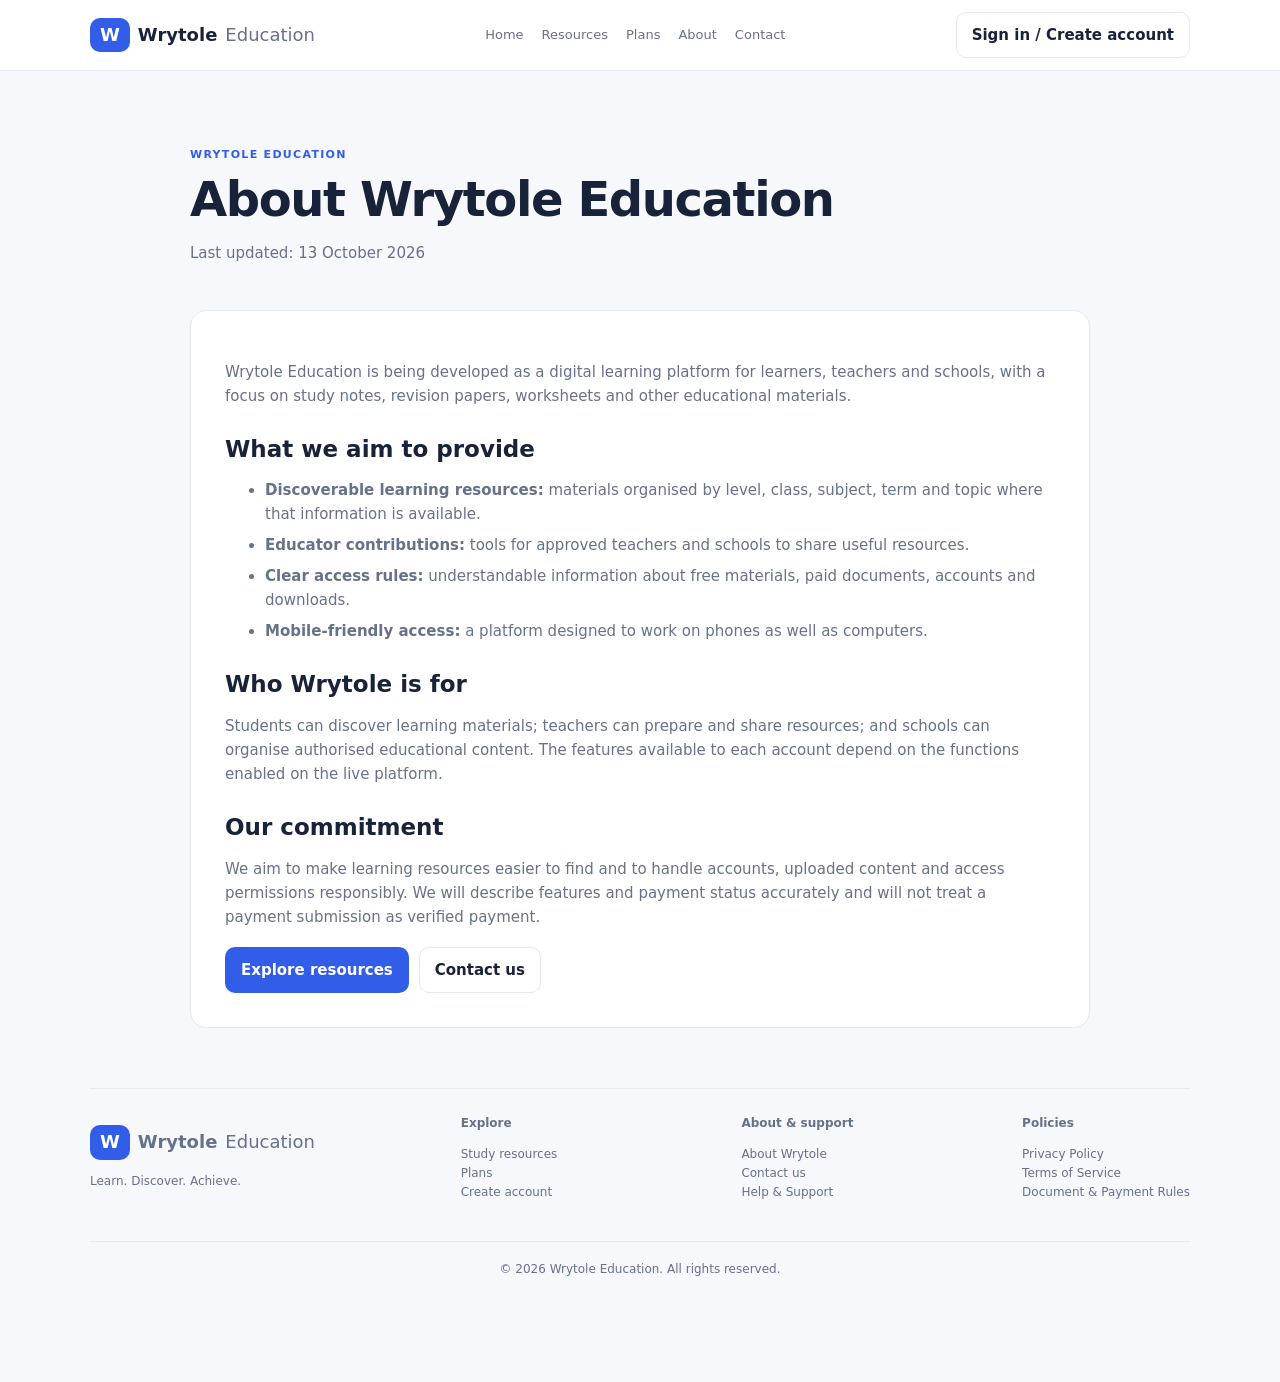
<file: about.html>
<!doctype html><html lang="en"><head><meta charset="utf-8"><meta name="viewport" content="width=device-width,initial-scale=1"><meta name="description" content="Learn about Wrytole Education and its learning-resource mission."><meta name="theme-color" content="#315de8"><title>About Wrytole Education | Wrytole Education</title><link rel="stylesheet" href="styles.css"><style>.legal-wrap{width:min(900px,calc(100% - 32px));margin:42px auto 60px}.legal-hero{padding:28px 0 14px}.legal-hero h1{font-size:clamp(32px,5vw,48px);line-height:1.1;margin:8px 0 14px;letter-spacing:-1.4px}.legal-card{background:var(--surface);border:1px solid var(--line);border-radius:16px;padding:clamp(18px,4vw,34px);margin:16px 0}.legal-card h2{font-size:23px;margin-top:28px}.legal-card h2:first-child{margin-top:0}.legal-card h3{font-size:17px;margin-bottom:5px}.legal-card p,.legal-card li{color:var(--muted)}.legal-card li{margin:7px 0}.legal-callout{background:var(--soft);border-radius:12px;padding:14px 16px;margin:18px 0}.link-row{display:flex;gap:10px;flex-wrap:wrap;margin-top:18px}.contact-options{display:grid;grid-template-columns:repeat(2,minmax(0,1fr));gap:14px}.contact-option{padding:20px;border:1px solid var(--line);border-radius:14px;background:var(--surface)}.contact-option p{color:var(--muted)}.foot{flex-wrap:wrap}.foot>div{min-width:135px}.foot .fine{flex-basis:100%;text-align:center;border-top:1px solid var(--line);padding-top:18px}@media(max-width:620px){.contact-options{grid-template-columns:1fr}.legal-wrap{margin-top:24px}.foot{padding-bottom:28px}}</style></head><body><header><a class="brand" href="index.html"><b>W</b> Wrytole<span>Education</span></a><nav><a href="index.html">Home</a><a href="index.html#resources">Resources</a><a href="pricing.html">Plans</a><a href="about.html">About</a><a href="contact.html">Contact</a></nav><div><a class="outline" href="account.html">Sign in / Create account</a></div></header><main class="legal-wrap"><div class="legal-hero"><small class="eyebrow">WRYTOLE EDUCATION</small><h1>About Wrytole Education</h1><p class="muted">Last updated: 13 October 2026</p></div><section class="legal-card"><p>Wrytole Education is being developed as a digital learning platform for learners, teachers and schools, with a focus on study notes, revision papers, worksheets and other educational materials.</p><h2>What we aim to provide</h2><ul><li><b>Discoverable learning resources:</b> materials organised by level, class, subject, term and topic where that information is available.</li><li><b>Educator contributions:</b> tools for approved teachers and schools to share useful resources.</li><li><b>Clear access rules:</b> understandable information about free materials, paid documents, accounts and downloads.</li><li><b>Mobile-friendly access:</b> a platform designed to work on phones as well as computers.</li></ul><h2>Who Wrytole is for</h2><p>Students can discover learning materials; teachers can prepare and share resources; and schools can organise authorised educational content. The features available to each account depend on the functions enabled on the live platform.</p><h2>Our commitment</h2><p>We aim to make learning resources easier to find and to handle accounts, uploaded content and access permissions responsibly. We will describe features and payment status accurately and will not treat a payment submission as verified payment.</p><div class="link-row"><a class="primary" href="index.html#resources">Explore resources</a><a class="outline" href="contact.html">Contact us</a></div></section></main><footer class="wrap foot"><div><a class="brand" href="index.html"><b>W</b> Wrytole<span>Education</span></a><p>Learn. Discover. Achieve.</p></div><div><b>Explore</b><p><a href="index.html#resources">Study resources</a><br><a href="pricing.html">Plans</a><br><a href="account.html">Create account</a></p></div><div><b>About &amp; support</b><p><a href="about.html">About Wrytole</a><br><a href="contact.html">Contact us</a><br><a href="help.html">Help &amp; Support</a></p></div><div><b>Policies</b><p><a href="privacy.html">Privacy Policy</a><br><a href="terms.html">Terms of Service</a><br><a href="document-rules.html">Document &amp; Payment Rules</a></p></div><p class="fine">© <span class="year">2026</span> Wrytole Education. All rights reserved.</p></footer></body></html>
</file>
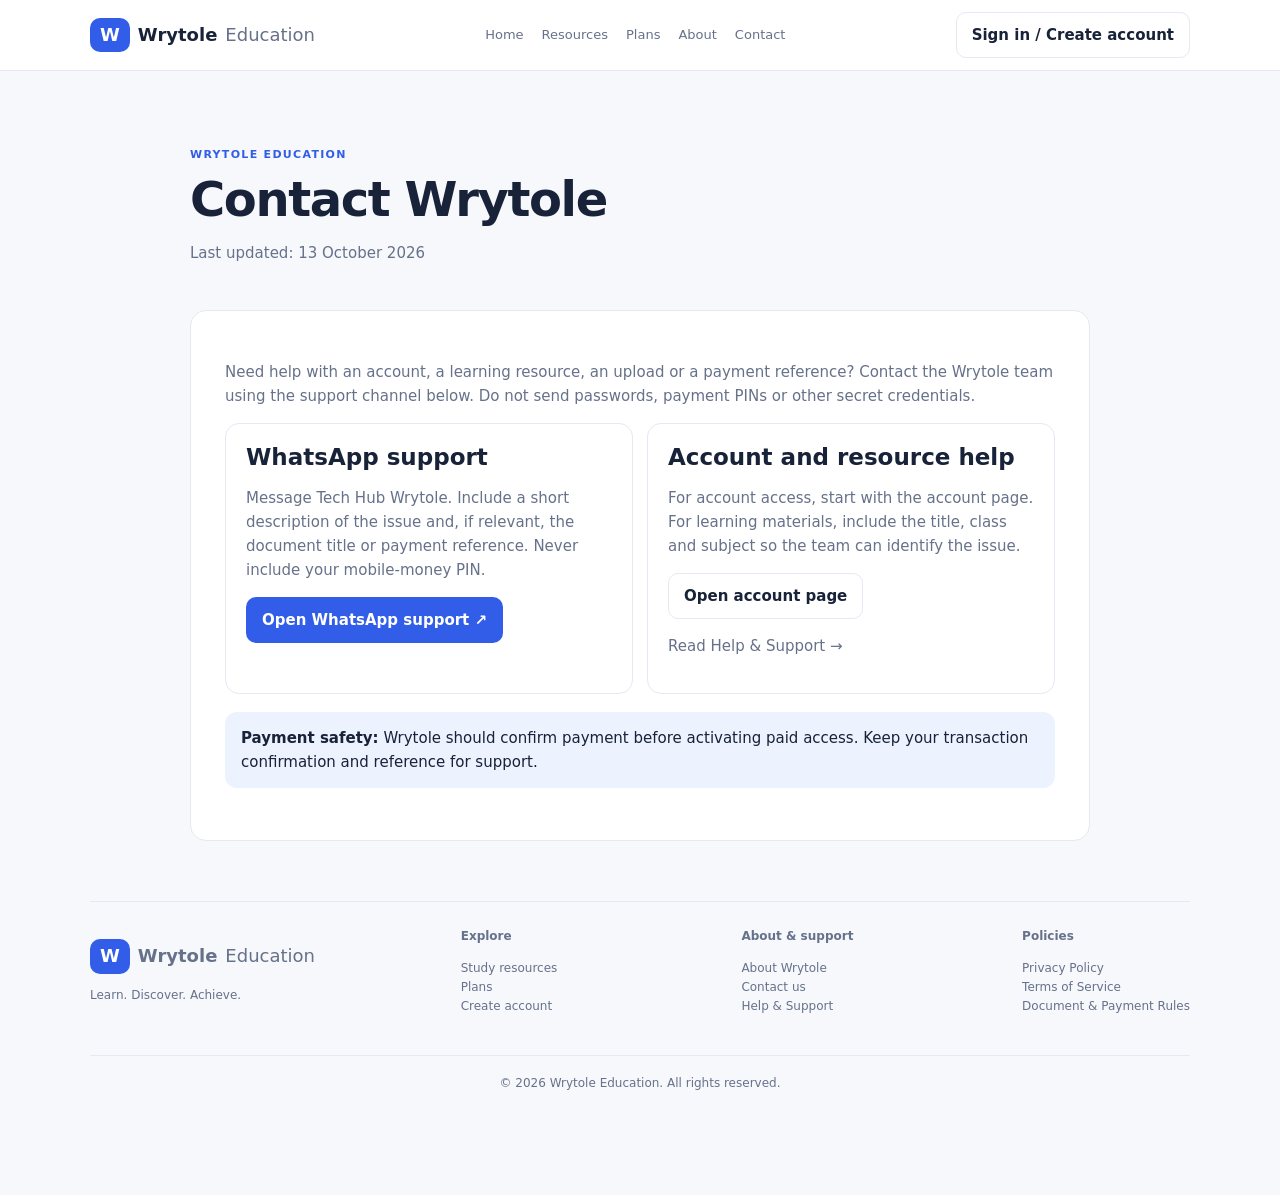
<file: contact.html>
<!doctype html><html lang="en"><head><meta charset="utf-8"><meta name="viewport" content="width=device-width,initial-scale=1"><meta name="description" content="Contact Wrytole Education for website support and questions."><meta name="theme-color" content="#315de8"><title>Contact Wrytole | Wrytole Education</title><link rel="stylesheet" href="styles.css"><style>.legal-wrap{width:min(900px,calc(100% - 32px));margin:42px auto 60px}.legal-hero{padding:28px 0 14px}.legal-hero h1{font-size:clamp(32px,5vw,48px);line-height:1.1;margin:8px 0 14px;letter-spacing:-1.4px}.legal-card{background:var(--surface);border:1px solid var(--line);border-radius:16px;padding:clamp(18px,4vw,34px);margin:16px 0}.legal-card h2{font-size:23px;margin-top:28px}.legal-card h2:first-child{margin-top:0}.legal-card h3{font-size:17px;margin-bottom:5px}.legal-card p,.legal-card li{color:var(--muted)}.legal-card li{margin:7px 0}.legal-callout{background:var(--soft);border-radius:12px;padding:14px 16px;margin:18px 0}.link-row{display:flex;gap:10px;flex-wrap:wrap;margin-top:18px}.contact-options{display:grid;grid-template-columns:repeat(2,minmax(0,1fr));gap:14px}.contact-option{padding:20px;border:1px solid var(--line);border-radius:14px;background:var(--surface)}.contact-option p{color:var(--muted)}.foot{flex-wrap:wrap}.foot>div{min-width:135px}.foot .fine{flex-basis:100%;text-align:center;border-top:1px solid var(--line);padding-top:18px}@media(max-width:620px){.contact-options{grid-template-columns:1fr}.legal-wrap{margin-top:24px}.foot{padding-bottom:28px}}</style></head><body><header><a class="brand" href="index.html"><b>W</b> Wrytole<span>Education</span></a><nav><a href="index.html">Home</a><a href="index.html#resources">Resources</a><a href="pricing.html">Plans</a><a href="about.html">About</a><a href="contact.html">Contact</a></nav><div><a class="outline" href="account.html">Sign in / Create account</a></div></header><main class="legal-wrap"><div class="legal-hero"><small class="eyebrow">WRYTOLE EDUCATION</small><h1>Contact Wrytole</h1><p class="muted">Last updated: 13 October 2026</p></div><section class="legal-card"><p>Need help with an account, a learning resource, an upload or a payment reference? Contact the Wrytole team using the support channel below. Do not send passwords, payment PINs or other secret credentials.</p><div class="contact-options"><div class="contact-option"><h2>WhatsApp support</h2><p>Message Tech Hub Wrytole. Include a short description of the issue and, if relevant, the document title or payment reference. Never include your mobile-money PIN.</p><a class="primary" href="https://wa.me/256709539676" target="_blank" rel="noopener noreferrer">Open WhatsApp support ↗</a></div><div class="contact-option"><h2>Account and resource help</h2><p>For account access, start with the account page. For learning materials, include the title, class and subject so the team can identify the issue.</p><a class="outline" href="account.html">Open account page</a><p><a href="help.html">Read Help &amp; Support →</a></p></div></div><div class="legal-callout"><b>Payment safety:</b> Wrytole should confirm payment before activating paid access. Keep your transaction confirmation and reference for support.</div></section></main><footer class="wrap foot"><div><a class="brand" href="index.html"><b>W</b> Wrytole<span>Education</span></a><p>Learn. Discover. Achieve.</p></div><div><b>Explore</b><p><a href="index.html#resources">Study resources</a><br><a href="pricing.html">Plans</a><br><a href="account.html">Create account</a></p></div><div><b>About &amp; support</b><p><a href="about.html">About Wrytole</a><br><a href="contact.html">Contact us</a><br><a href="help.html">Help &amp; Support</a></p></div><div><b>Policies</b><p><a href="privacy.html">Privacy Policy</a><br><a href="terms.html">Terms of Service</a><br><a href="document-rules.html">Document &amp; Payment Rules</a></p></div><p class="fine">© <span class="year">2026</span> Wrytole Education. All rights reserved.</p></footer></body></html>
</file>
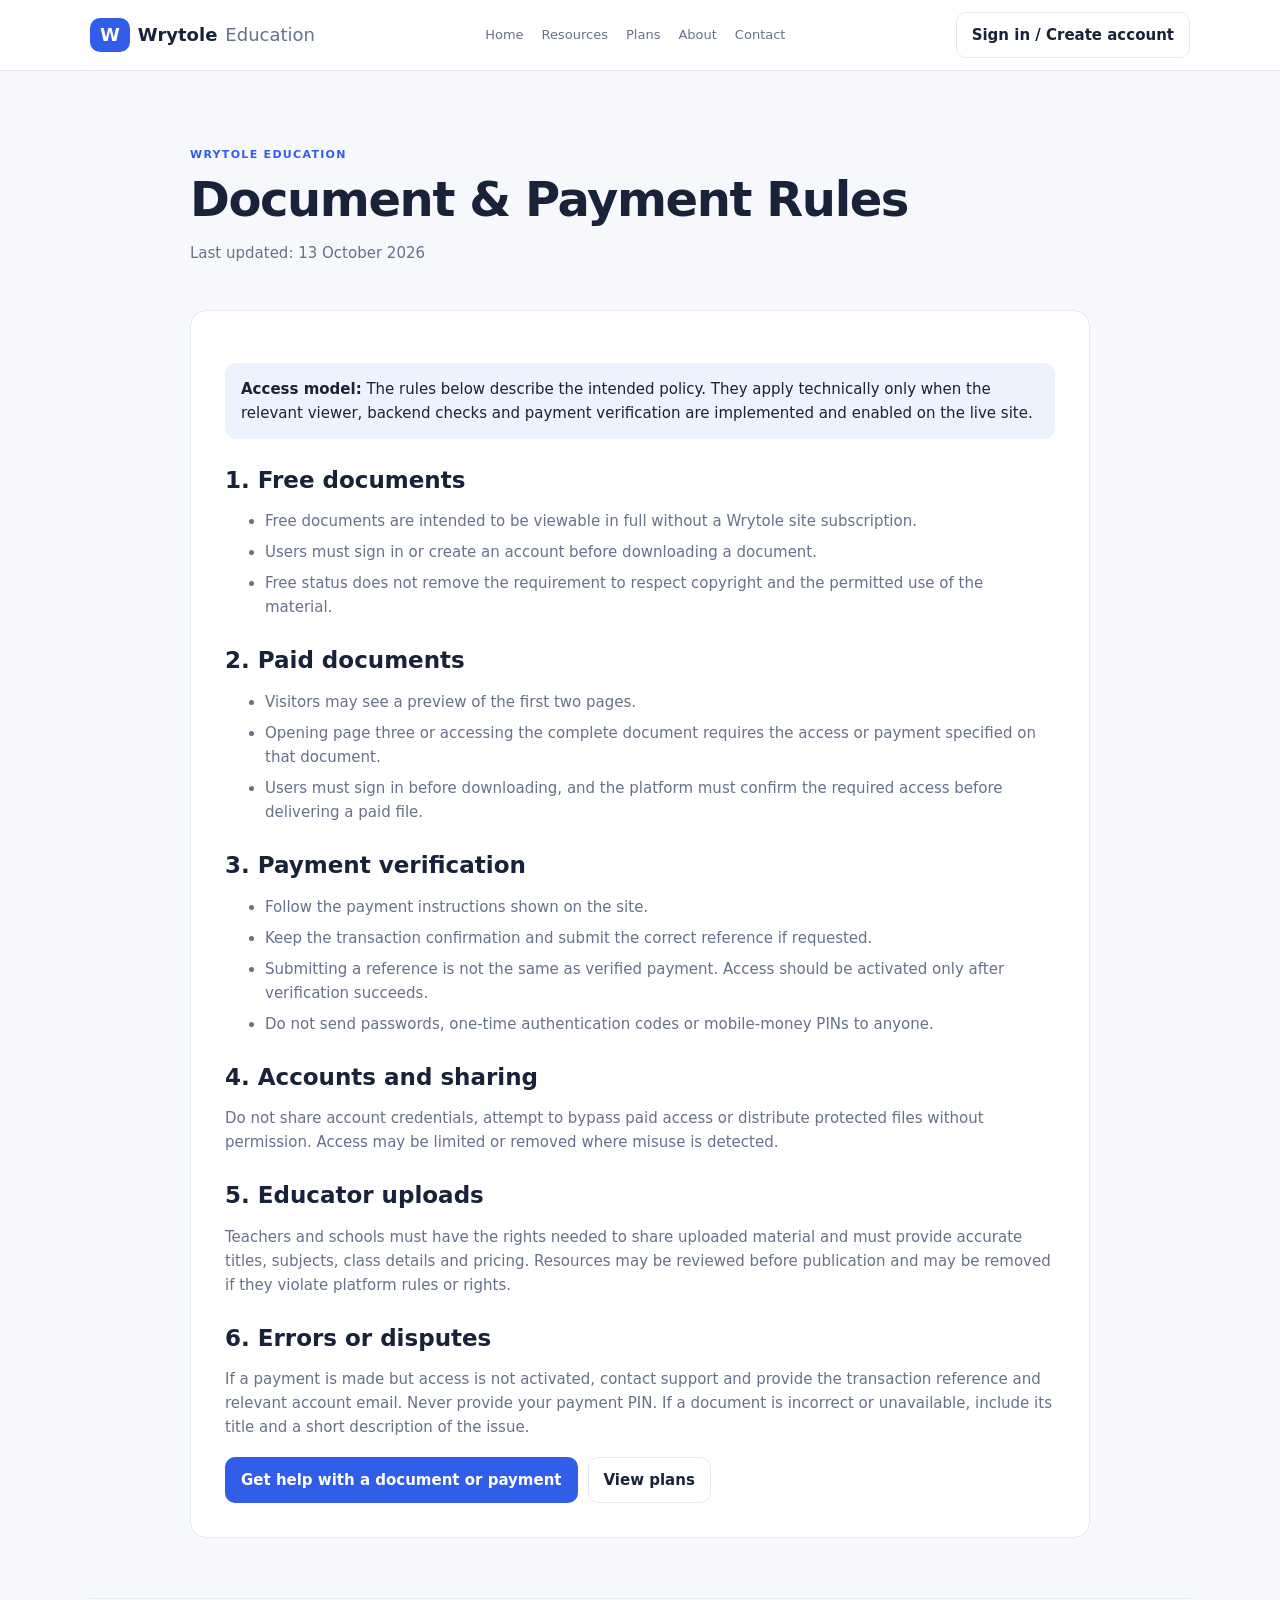
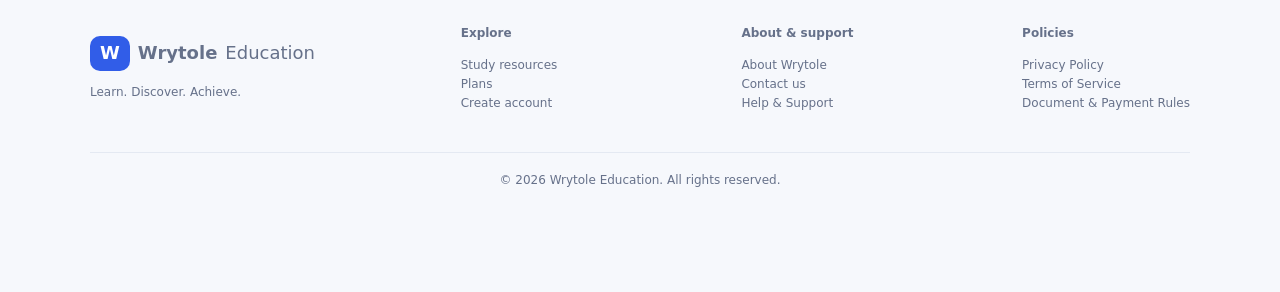
<file: document-rules.html>
<!doctype html><html lang="en"><head><meta charset="utf-8"><meta name="viewport" content="width=device-width,initial-scale=1"><meta name="description" content="Rules for viewing, downloading and obtaining access to Wrytole Education documents."><meta name="theme-color" content="#315de8"><title>Document & Payment Rules | Wrytole Education</title><link rel="stylesheet" href="styles.css"><style>.legal-wrap{width:min(900px,calc(100% - 32px));margin:42px auto 60px}.legal-hero{padding:28px 0 14px}.legal-hero h1{font-size:clamp(32px,5vw,48px);line-height:1.1;margin:8px 0 14px;letter-spacing:-1.4px}.legal-card{background:var(--surface);border:1px solid var(--line);border-radius:16px;padding:clamp(18px,4vw,34px);margin:16px 0}.legal-card h2{font-size:23px;margin-top:28px}.legal-card h2:first-child{margin-top:0}.legal-card h3{font-size:17px;margin-bottom:5px}.legal-card p,.legal-card li{color:var(--muted)}.legal-card li{margin:7px 0}.legal-callout{background:var(--soft);border-radius:12px;padding:14px 16px;margin:18px 0}.link-row{display:flex;gap:10px;flex-wrap:wrap;margin-top:18px}.contact-options{display:grid;grid-template-columns:repeat(2,minmax(0,1fr));gap:14px}.contact-option{padding:20px;border:1px solid var(--line);border-radius:14px;background:var(--surface)}.contact-option p{color:var(--muted)}.foot{flex-wrap:wrap}.foot>div{min-width:135px}.foot .fine{flex-basis:100%;text-align:center;border-top:1px solid var(--line);padding-top:18px}@media(max-width:620px){.contact-options{grid-template-columns:1fr}.legal-wrap{margin-top:24px}.foot{padding-bottom:28px}}</style></head><body><header><a class="brand" href="index.html"><b>W</b> Wrytole<span>Education</span></a><nav><a href="index.html">Home</a><a href="index.html#resources">Resources</a><a href="pricing.html">Plans</a><a href="about.html">About</a><a href="contact.html">Contact</a></nav><div><a class="outline" href="account.html">Sign in / Create account</a></div></header><main class="legal-wrap"><div class="legal-hero"><small class="eyebrow">WRYTOLE EDUCATION</small><h1>Document & Payment Rules</h1><p class="muted">Last updated: 13 October 2026</p></div><section class="legal-card"><div class="legal-callout"><b>Access model:</b> The rules below describe the intended policy. They apply technically only when the relevant viewer, backend checks and payment verification are implemented and enabled on the live site.</div><h2>1. Free documents</h2><ul><li>Free documents are intended to be viewable in full without a Wrytole site subscription.</li><li>Users must sign in or create an account before downloading a document.</li><li>Free status does not remove the requirement to respect copyright and the permitted use of the material.</li></ul><h2>2. Paid documents</h2><ul><li>Visitors may see a preview of the first two pages.</li><li>Opening page three or accessing the complete document requires the access or payment specified on that document.</li><li>Users must sign in before downloading, and the platform must confirm the required access before delivering a paid file.</li></ul><h2>3. Payment verification</h2><ul><li>Follow the payment instructions shown on the site.</li><li>Keep the transaction confirmation and submit the correct reference if requested.</li><li>Submitting a reference is not the same as verified payment. Access should be activated only after verification succeeds.</li><li>Do not send passwords, one-time authentication codes or mobile-money PINs to anyone.</li></ul><h2>4. Accounts and sharing</h2><p>Do not share account credentials, attempt to bypass paid access or distribute protected files without permission. Access may be limited or removed where misuse is detected.</p><h2>5. Educator uploads</h2><p>Teachers and schools must have the rights needed to share uploaded material and must provide accurate titles, subjects, class details and pricing. Resources may be reviewed before publication and may be removed if they violate platform rules or rights.</p><h2>6. Errors or disputes</h2><p>If a payment is made but access is not activated, contact support and provide the transaction reference and relevant account email. Never provide your payment PIN. If a document is incorrect or unavailable, include its title and a short description of the issue.</p><div class="link-row"><a class="primary" href="contact.html">Get help with a document or payment</a><a class="outline" href="pricing.html">View plans</a></div></section></main><footer class="wrap foot"><div><a class="brand" href="index.html"><b>W</b> Wrytole<span>Education</span></a><p>Learn. Discover. Achieve.</p></div><div><b>Explore</b><p><a href="index.html#resources">Study resources</a><br><a href="pricing.html">Plans</a><br><a href="account.html">Create account</a></p></div><div><b>About &amp; support</b><p><a href="about.html">About Wrytole</a><br><a href="contact.html">Contact us</a><br><a href="help.html">Help &amp; Support</a></p></div><div><b>Policies</b><p><a href="privacy.html">Privacy Policy</a><br><a href="terms.html">Terms of Service</a><br><a href="document-rules.html">Document &amp; Payment Rules</a></p></div><p class="fine">© <span class="year">2026</span> Wrytole Education. All rights reserved.</p></footer></body></html>
</file>
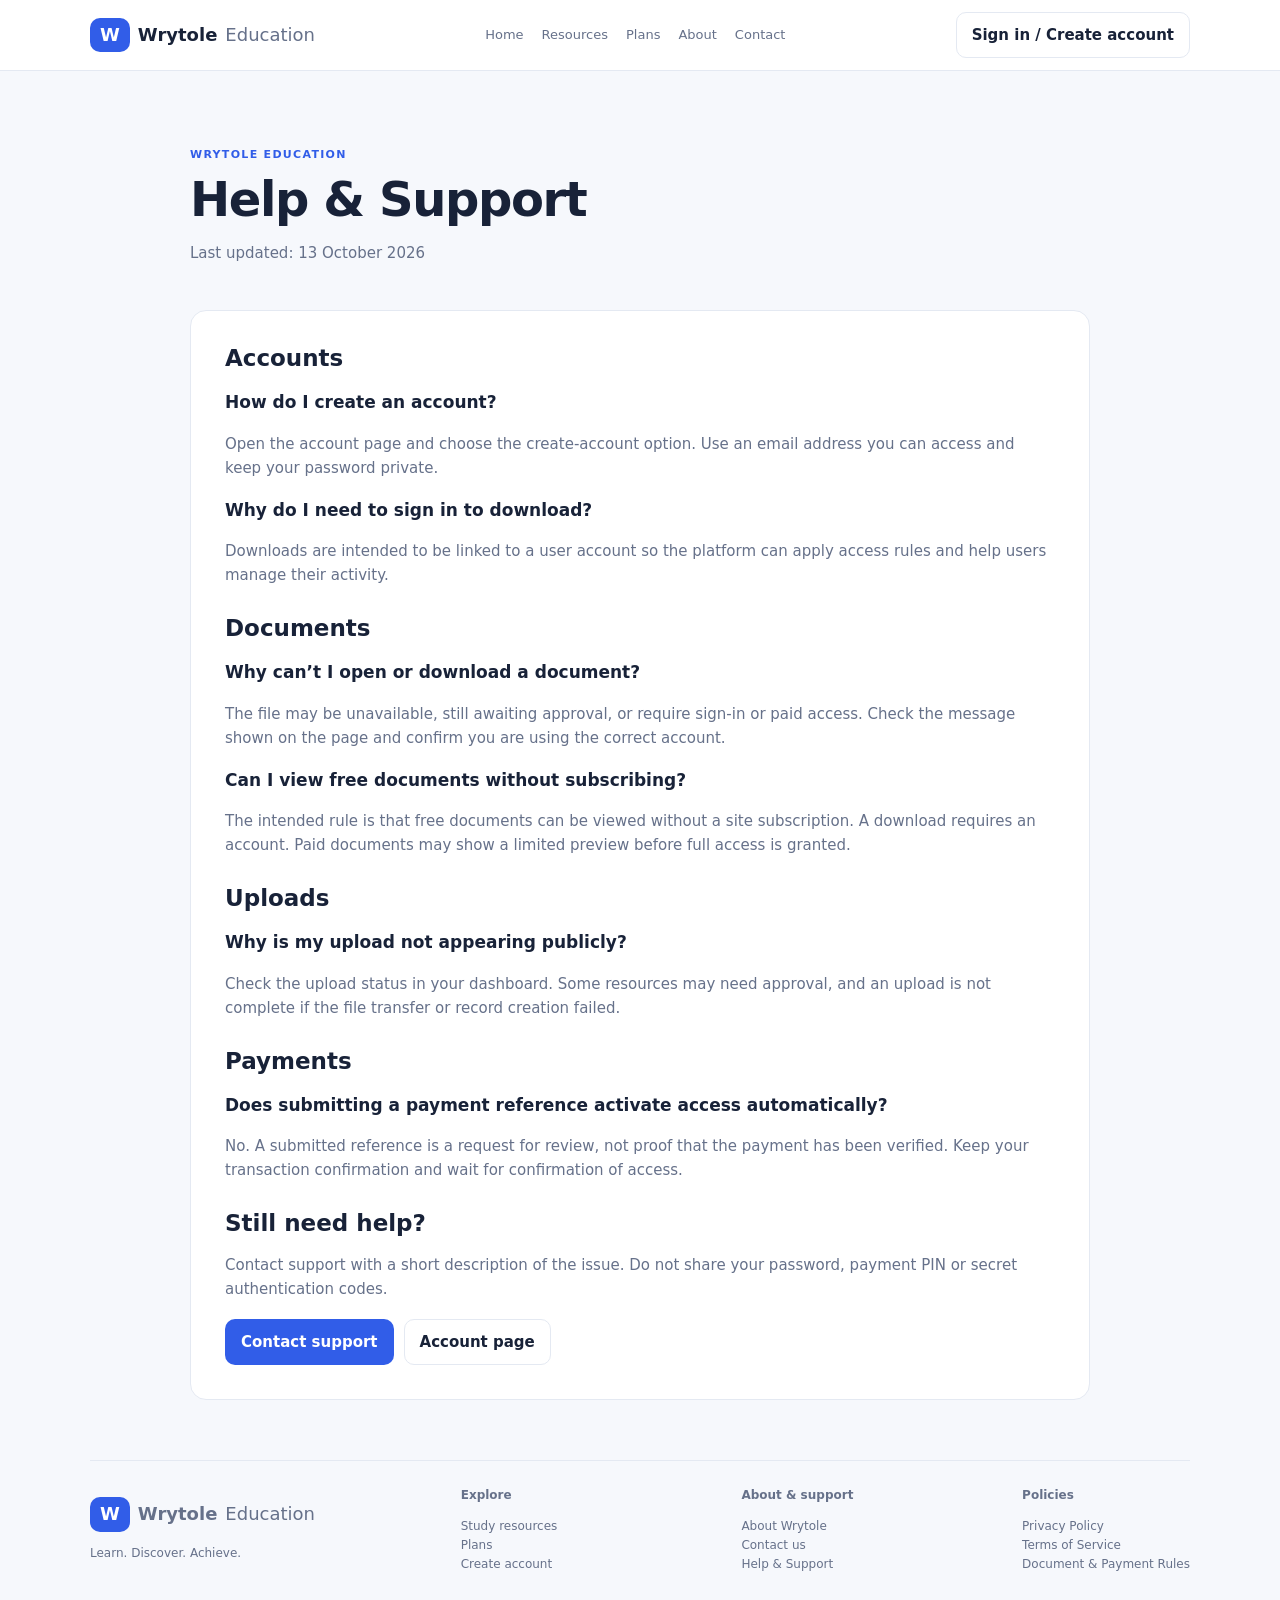
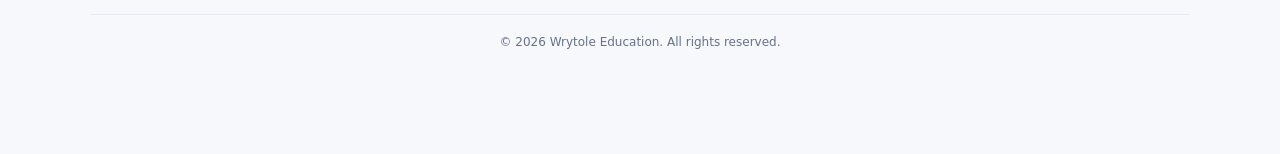
<file: help.html>
<!doctype html><html lang="en"><head><meta charset="utf-8"><meta name="viewport" content="width=device-width,initial-scale=1"><meta name="description" content="Answers to common Wrytole Education account, document and payment questions."><meta name="theme-color" content="#315de8"><title>Help & Support | Wrytole Education</title><link rel="stylesheet" href="styles.css"><style>.legal-wrap{width:min(900px,calc(100% - 32px));margin:42px auto 60px}.legal-hero{padding:28px 0 14px}.legal-hero h1{font-size:clamp(32px,5vw,48px);line-height:1.1;margin:8px 0 14px;letter-spacing:-1.4px}.legal-card{background:var(--surface);border:1px solid var(--line);border-radius:16px;padding:clamp(18px,4vw,34px);margin:16px 0}.legal-card h2{font-size:23px;margin-top:28px}.legal-card h2:first-child{margin-top:0}.legal-card h3{font-size:17px;margin-bottom:5px}.legal-card p,.legal-card li{color:var(--muted)}.legal-card li{margin:7px 0}.legal-callout{background:var(--soft);border-radius:12px;padding:14px 16px;margin:18px 0}.link-row{display:flex;gap:10px;flex-wrap:wrap;margin-top:18px}.contact-options{display:grid;grid-template-columns:repeat(2,minmax(0,1fr));gap:14px}.contact-option{padding:20px;border:1px solid var(--line);border-radius:14px;background:var(--surface)}.contact-option p{color:var(--muted)}.foot{flex-wrap:wrap}.foot>div{min-width:135px}.foot .fine{flex-basis:100%;text-align:center;border-top:1px solid var(--line);padding-top:18px}@media(max-width:620px){.contact-options{grid-template-columns:1fr}.legal-wrap{margin-top:24px}.foot{padding-bottom:28px}}</style></head><body><header><a class="brand" href="index.html"><b>W</b> Wrytole<span>Education</span></a><nav><a href="index.html">Home</a><a href="index.html#resources">Resources</a><a href="pricing.html">Plans</a><a href="about.html">About</a><a href="contact.html">Contact</a></nav><div><a class="outline" href="account.html">Sign in / Create account</a></div></header><main class="legal-wrap"><div class="legal-hero"><small class="eyebrow">WRYTOLE EDUCATION</small><h1>Help & Support</h1><p class="muted">Last updated: 13 October 2026</p></div><section class="legal-card"><h2>Accounts</h2><h3>How do I create an account?</h3><p>Open the account page and choose the create-account option. Use an email address you can access and keep your password private.</p><h3>Why do I need to sign in to download?</h3><p>Downloads are intended to be linked to a user account so the platform can apply access rules and help users manage their activity.</p><h2>Documents</h2><h3>Why can’t I open or download a document?</h3><p>The file may be unavailable, still awaiting approval, or require sign-in or paid access. Check the message shown on the page and confirm you are using the correct account.</p><h3>Can I view free documents without subscribing?</h3><p>The intended rule is that free documents can be viewed without a site subscription. A download requires an account. Paid documents may show a limited preview before full access is granted.</p><h2>Uploads</h2><h3>Why is my upload not appearing publicly?</h3><p>Check the upload status in your dashboard. Some resources may need approval, and an upload is not complete if the file transfer or record creation failed.</p><h2>Payments</h2><h3>Does submitting a payment reference activate access automatically?</h3><p>No. A submitted reference is a request for review, not proof that the payment has been verified. Keep your transaction confirmation and wait for confirmation of access.</p><h2>Still need help?</h2><p>Contact support with a short description of the issue. Do not share your password, payment PIN or secret authentication codes.</p><div class="link-row"><a class="primary" href="contact.html">Contact support</a><a class="outline" href="account.html">Account page</a></div></section></main><footer class="wrap foot"><div><a class="brand" href="index.html"><b>W</b> Wrytole<span>Education</span></a><p>Learn. Discover. Achieve.</p></div><div><b>Explore</b><p><a href="index.html#resources">Study resources</a><br><a href="pricing.html">Plans</a><br><a href="account.html">Create account</a></p></div><div><b>About &amp; support</b><p><a href="about.html">About Wrytole</a><br><a href="contact.html">Contact us</a><br><a href="help.html">Help &amp; Support</a></p></div><div><b>Policies</b><p><a href="privacy.html">Privacy Policy</a><br><a href="terms.html">Terms of Service</a><br><a href="document-rules.html">Document &amp; Payment Rules</a></p></div><p class="fine">© <span class="year">2026</span> Wrytole Education. All rights reserved.</p></footer></body></html>
</file>
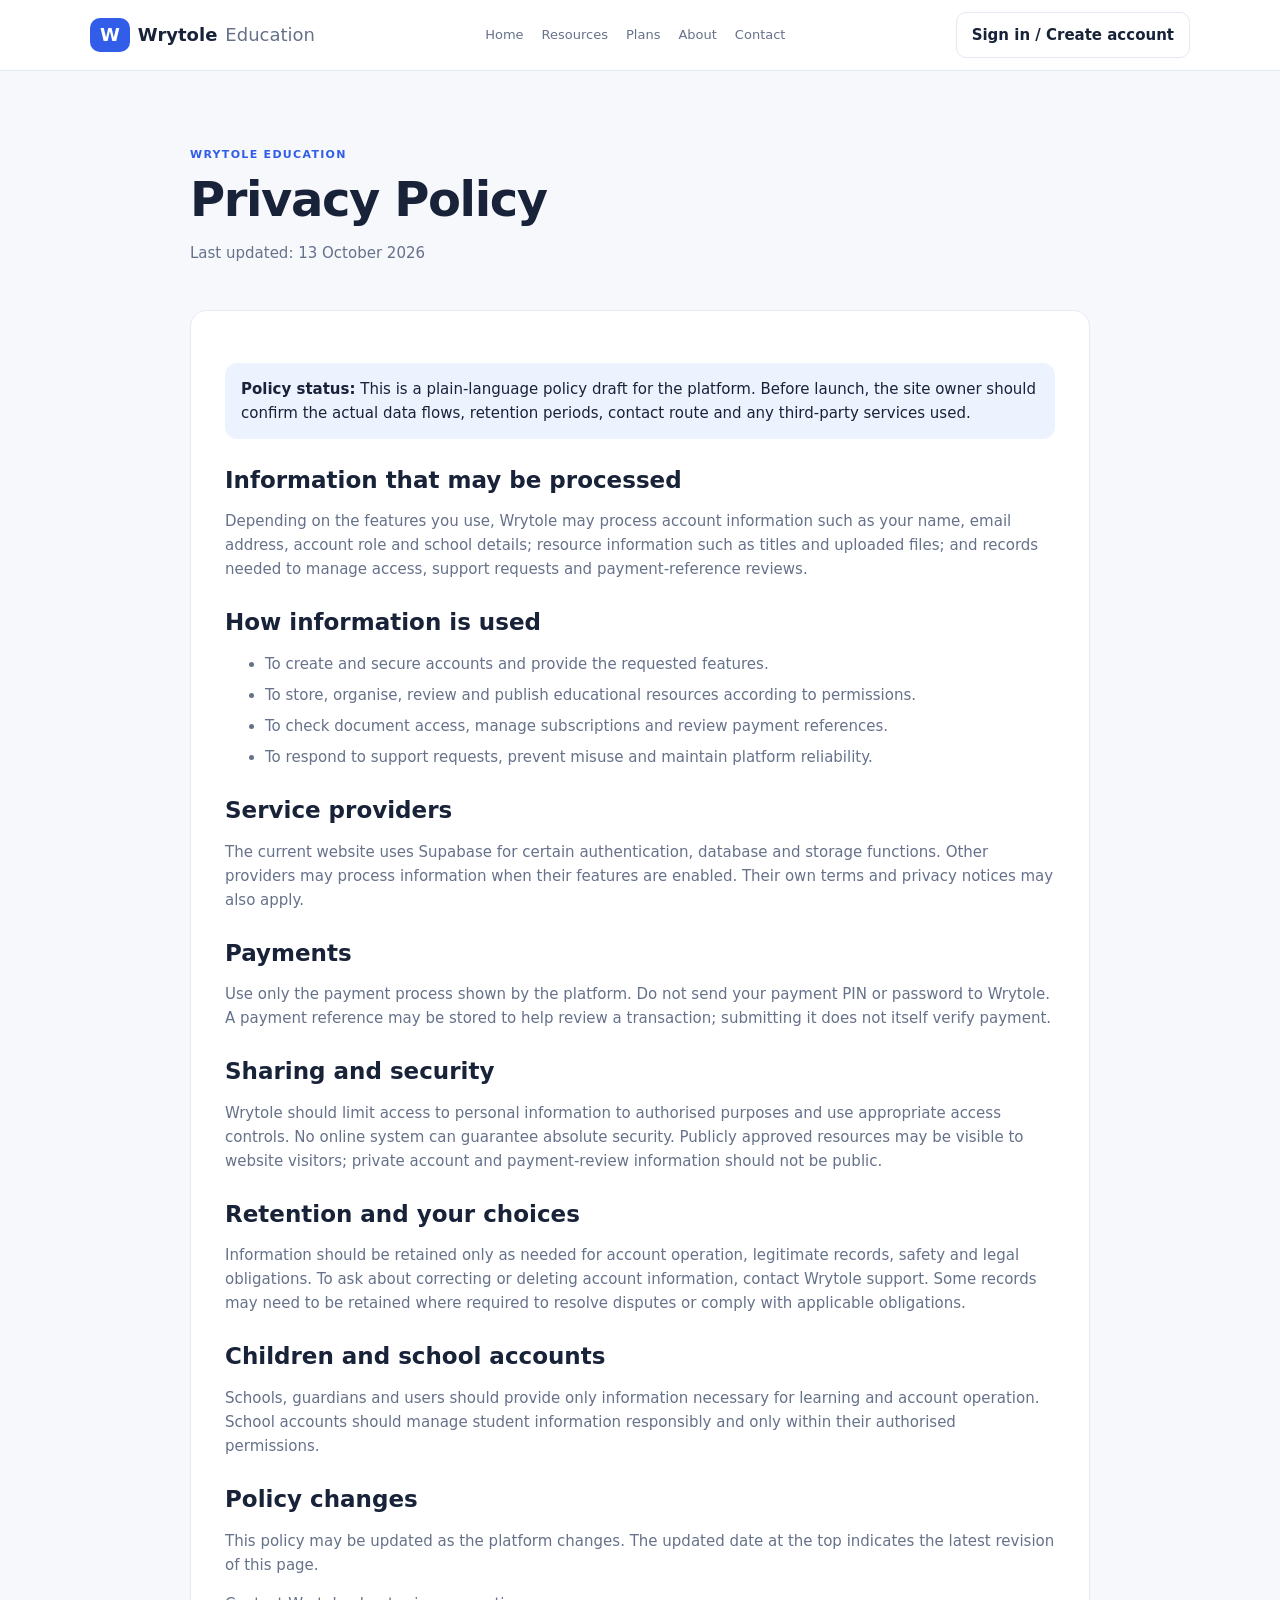
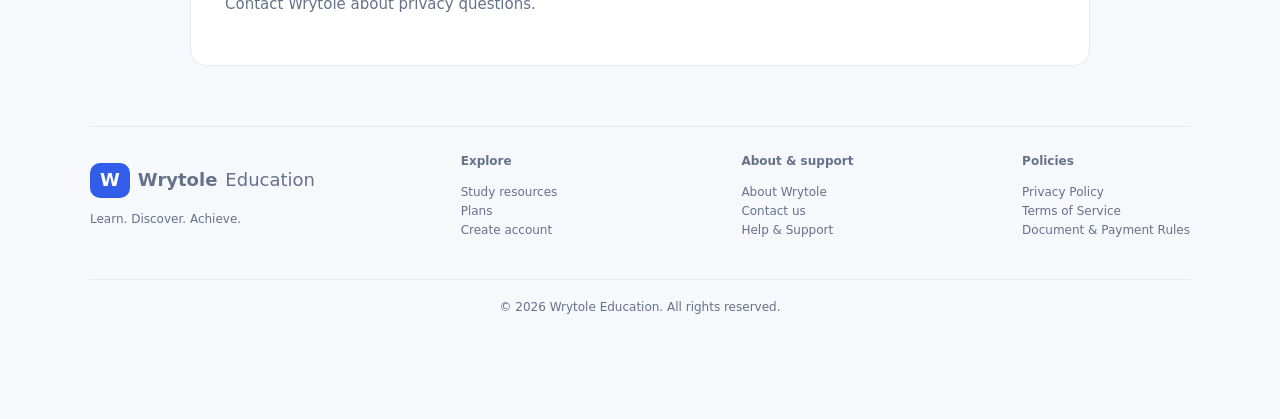
<file: privacy.html>
<!doctype html><html lang="en"><head><meta charset="utf-8"><meta name="viewport" content="width=device-width,initial-scale=1"><meta name="description" content="How Wrytole Education intends to handle account and platform information."><meta name="theme-color" content="#315de8"><title>Privacy Policy | Wrytole Education</title><link rel="stylesheet" href="styles.css"><style>.legal-wrap{width:min(900px,calc(100% - 32px));margin:42px auto 60px}.legal-hero{padding:28px 0 14px}.legal-hero h1{font-size:clamp(32px,5vw,48px);line-height:1.1;margin:8px 0 14px;letter-spacing:-1.4px}.legal-card{background:var(--surface);border:1px solid var(--line);border-radius:16px;padding:clamp(18px,4vw,34px);margin:16px 0}.legal-card h2{font-size:23px;margin-top:28px}.legal-card h2:first-child{margin-top:0}.legal-card h3{font-size:17px;margin-bottom:5px}.legal-card p,.legal-card li{color:var(--muted)}.legal-card li{margin:7px 0}.legal-callout{background:var(--soft);border-radius:12px;padding:14px 16px;margin:18px 0}.link-row{display:flex;gap:10px;flex-wrap:wrap;margin-top:18px}.contact-options{display:grid;grid-template-columns:repeat(2,minmax(0,1fr));gap:14px}.contact-option{padding:20px;border:1px solid var(--line);border-radius:14px;background:var(--surface)}.contact-option p{color:var(--muted)}.foot{flex-wrap:wrap}.foot>div{min-width:135px}.foot .fine{flex-basis:100%;text-align:center;border-top:1px solid var(--line);padding-top:18px}@media(max-width:620px){.contact-options{grid-template-columns:1fr}.legal-wrap{margin-top:24px}.foot{padding-bottom:28px}}</style></head><body><header><a class="brand" href="index.html"><b>W</b> Wrytole<span>Education</span></a><nav><a href="index.html">Home</a><a href="index.html#resources">Resources</a><a href="pricing.html">Plans</a><a href="about.html">About</a><a href="contact.html">Contact</a></nav><div><a class="outline" href="account.html">Sign in / Create account</a></div></header><main class="legal-wrap"><div class="legal-hero"><small class="eyebrow">WRYTOLE EDUCATION</small><h1>Privacy Policy</h1><p class="muted">Last updated: 13 October 2026</p></div><section class="legal-card"><div class="legal-callout"><b>Policy status:</b> This is a plain-language policy draft for the platform. Before launch, the site owner should confirm the actual data flows, retention periods, contact route and any third-party services used.</div><h2>Information that may be processed</h2><p>Depending on the features you use, Wrytole may process account information such as your name, email address, account role and school details; resource information such as titles and uploaded files; and records needed to manage access, support requests and payment-reference reviews.</p><h2>How information is used</h2><ul><li>To create and secure accounts and provide the requested features.</li><li>To store, organise, review and publish educational resources according to permissions.</li><li>To check document access, manage subscriptions and review payment references.</li><li>To respond to support requests, prevent misuse and maintain platform reliability.</li></ul><h2>Service providers</h2><p>The current website uses Supabase for certain authentication, database and storage functions. Other providers may process information when their features are enabled. Their own terms and privacy notices may also apply.</p><h2>Payments</h2><p>Use only the payment process shown by the platform. Do not send your payment PIN or password to Wrytole. A payment reference may be stored to help review a transaction; submitting it does not itself verify payment.</p><h2>Sharing and security</h2><p>Wrytole should limit access to personal information to authorised purposes and use appropriate access controls. No online system can guarantee absolute security. Publicly approved resources may be visible to website visitors; private account and payment-review information should not be public.</p><h2>Retention and your choices</h2><p>Information should be retained only as needed for account operation, legitimate records, safety and legal obligations. To ask about correcting or deleting account information, contact Wrytole support. Some records may need to be retained where required to resolve disputes or comply with applicable obligations.</p><h2>Children and school accounts</h2><p>Schools, guardians and users should provide only information necessary for learning and account operation. School accounts should manage student information responsibly and only within their authorised permissions.</p><h2>Policy changes</h2><p>This policy may be updated as the platform changes. The updated date at the top indicates the latest revision of this page.</p><p><a href="contact.html">Contact Wrytole about privacy questions</a>.</p></section></main><footer class="wrap foot"><div><a class="brand" href="index.html"><b>W</b> Wrytole<span>Education</span></a><p>Learn. Discover. Achieve.</p></div><div><b>Explore</b><p><a href="index.html#resources">Study resources</a><br><a href="pricing.html">Plans</a><br><a href="account.html">Create account</a></p></div><div><b>About &amp; support</b><p><a href="about.html">About Wrytole</a><br><a href="contact.html">Contact us</a><br><a href="help.html">Help &amp; Support</a></p></div><div><b>Policies</b><p><a href="privacy.html">Privacy Policy</a><br><a href="terms.html">Terms of Service</a><br><a href="document-rules.html">Document &amp; Payment Rules</a></p></div><p class="fine">© <span class="year">2026</span> Wrytole Education. All rights reserved.</p></footer></body></html>
</file>
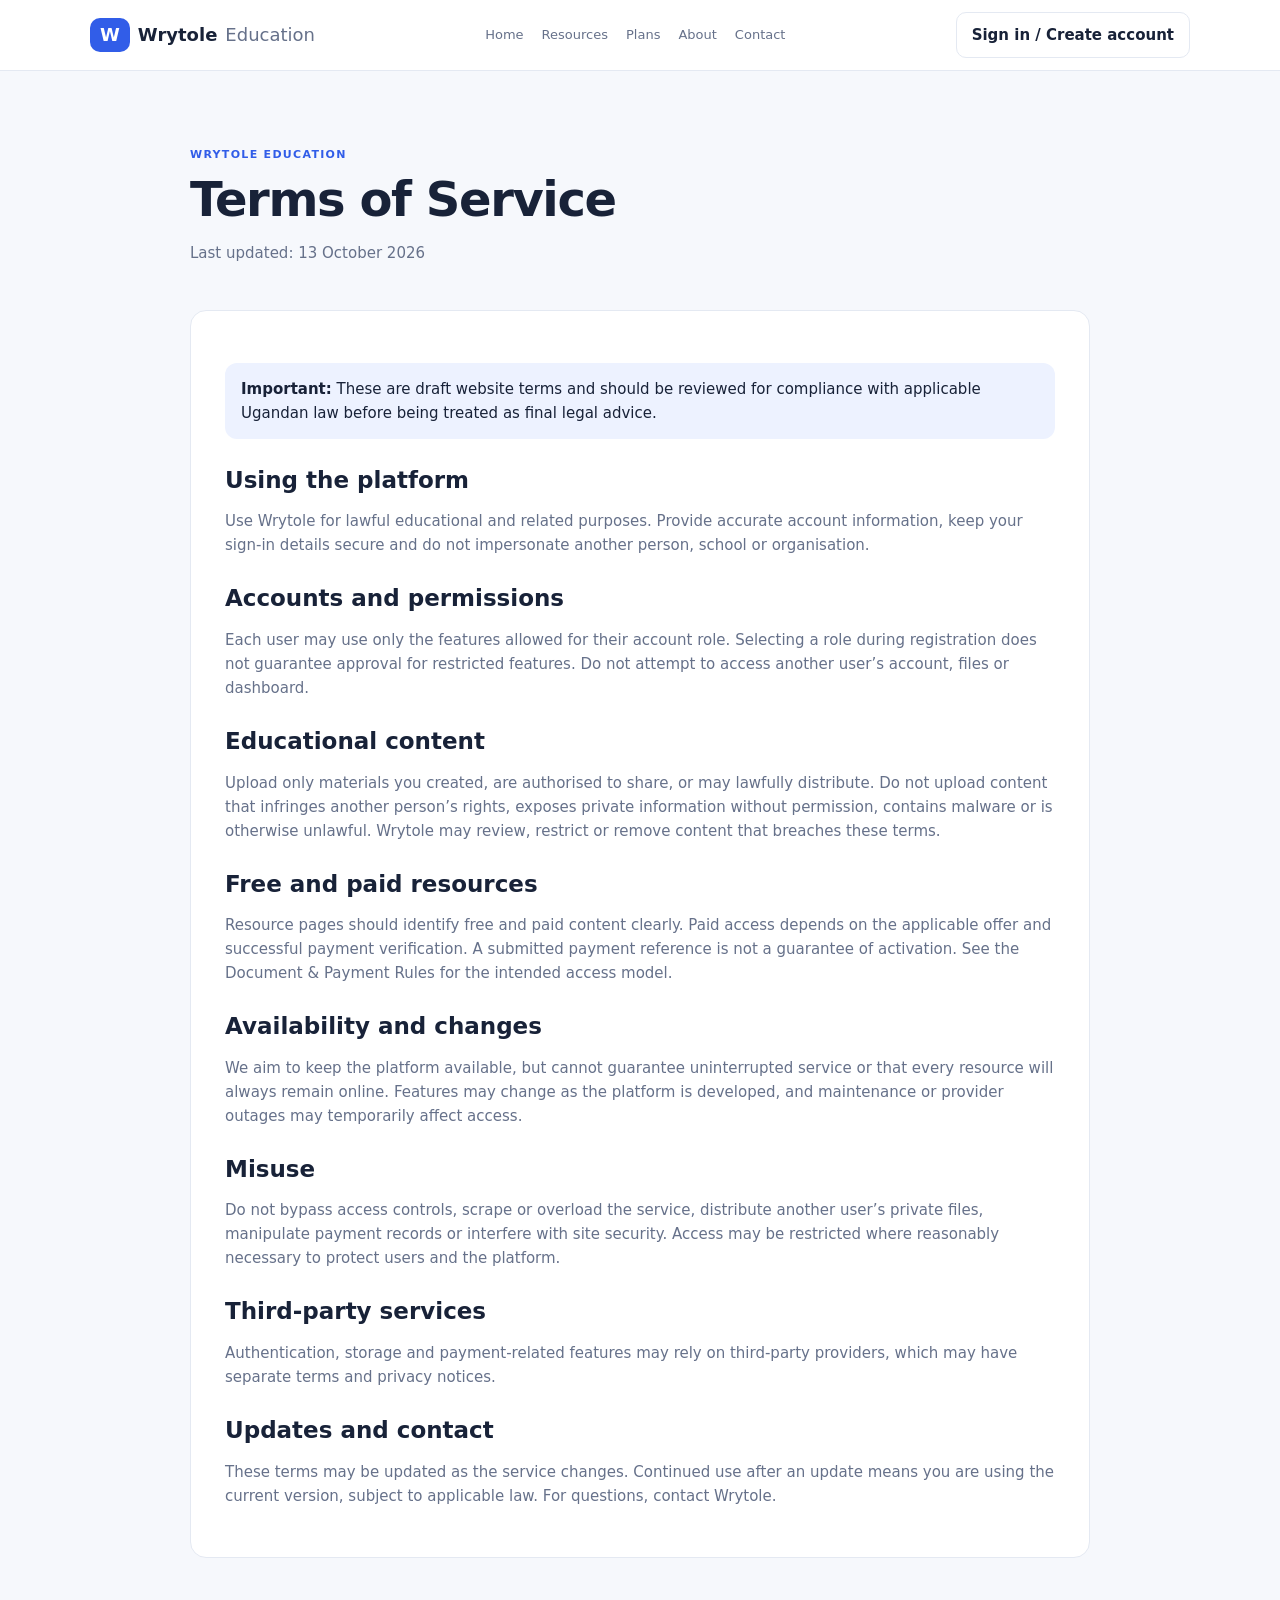
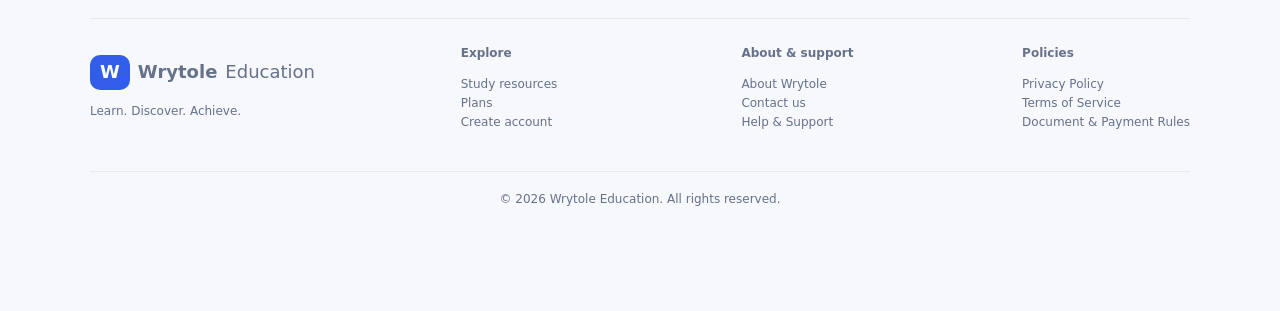
<file: terms.html>
<!doctype html><html lang="en"><head><meta charset="utf-8"><meta name="viewport" content="width=device-width,initial-scale=1"><meta name="description" content="Terms for using Wrytole Education accounts and learning resources."><meta name="theme-color" content="#315de8"><title>Terms of Service | Wrytole Education</title><link rel="stylesheet" href="styles.css"><style>.legal-wrap{width:min(900px,calc(100% - 32px));margin:42px auto 60px}.legal-hero{padding:28px 0 14px}.legal-hero h1{font-size:clamp(32px,5vw,48px);line-height:1.1;margin:8px 0 14px;letter-spacing:-1.4px}.legal-card{background:var(--surface);border:1px solid var(--line);border-radius:16px;padding:clamp(18px,4vw,34px);margin:16px 0}.legal-card h2{font-size:23px;margin-top:28px}.legal-card h2:first-child{margin-top:0}.legal-card h3{font-size:17px;margin-bottom:5px}.legal-card p,.legal-card li{color:var(--muted)}.legal-card li{margin:7px 0}.legal-callout{background:var(--soft);border-radius:12px;padding:14px 16px;margin:18px 0}.link-row{display:flex;gap:10px;flex-wrap:wrap;margin-top:18px}.contact-options{display:grid;grid-template-columns:repeat(2,minmax(0,1fr));gap:14px}.contact-option{padding:20px;border:1px solid var(--line);border-radius:14px;background:var(--surface)}.contact-option p{color:var(--muted)}.foot{flex-wrap:wrap}.foot>div{min-width:135px}.foot .fine{flex-basis:100%;text-align:center;border-top:1px solid var(--line);padding-top:18px}@media(max-width:620px){.contact-options{grid-template-columns:1fr}.legal-wrap{margin-top:24px}.foot{padding-bottom:28px}}</style></head><body><header><a class="brand" href="index.html"><b>W</b> Wrytole<span>Education</span></a><nav><a href="index.html">Home</a><a href="index.html#resources">Resources</a><a href="pricing.html">Plans</a><a href="about.html">About</a><a href="contact.html">Contact</a></nav><div><a class="outline" href="account.html">Sign in / Create account</a></div></header><main class="legal-wrap"><div class="legal-hero"><small class="eyebrow">WRYTOLE EDUCATION</small><h1>Terms of Service</h1><p class="muted">Last updated: 13 October 2026</p></div><section class="legal-card"><div class="legal-callout"><b>Important:</b> These are draft website terms and should be reviewed for compliance with applicable Ugandan law before being treated as final legal advice.</div><h2>Using the platform</h2><p>Use Wrytole for lawful educational and related purposes. Provide accurate account information, keep your sign-in details secure and do not impersonate another person, school or organisation.</p><h2>Accounts and permissions</h2><p>Each user may use only the features allowed for their account role. Selecting a role during registration does not guarantee approval for restricted features. Do not attempt to access another user’s account, files or dashboard.</p><h2>Educational content</h2><p>Upload only materials you created, are authorised to share, or may lawfully distribute. Do not upload content that infringes another person’s rights, exposes private information without permission, contains malware or is otherwise unlawful. Wrytole may review, restrict or remove content that breaches these terms.</p><h2>Free and paid resources</h2><p>Resource pages should identify free and paid content clearly. Paid access depends on the applicable offer and successful payment verification. A submitted payment reference is not a guarantee of activation. See the <a href="document-rules.html">Document &amp; Payment Rules</a> for the intended access model.</p><h2>Availability and changes</h2><p>We aim to keep the platform available, but cannot guarantee uninterrupted service or that every resource will always remain online. Features may change as the platform is developed, and maintenance or provider outages may temporarily affect access.</p><h2>Misuse</h2><p>Do not bypass access controls, scrape or overload the service, distribute another user’s private files, manipulate payment records or interfere with site security. Access may be restricted where reasonably necessary to protect users and the platform.</p><h2>Third-party services</h2><p>Authentication, storage and payment-related features may rely on third-party providers, which may have separate terms and privacy notices.</p><h2>Updates and contact</h2><p>These terms may be updated as the service changes. Continued use after an update means you are using the current version, subject to applicable law. For questions, <a href="contact.html">contact Wrytole</a>.</p></section></main><footer class="wrap foot"><div><a class="brand" href="index.html"><b>W</b> Wrytole<span>Education</span></a><p>Learn. Discover. Achieve.</p></div><div><b>Explore</b><p><a href="index.html#resources">Study resources</a><br><a href="pricing.html">Plans</a><br><a href="account.html">Create account</a></p></div><div><b>About &amp; support</b><p><a href="about.html">About Wrytole</a><br><a href="contact.html">Contact us</a><br><a href="help.html">Help &amp; Support</a></p></div><div><b>Policies</b><p><a href="privacy.html">Privacy Policy</a><br><a href="terms.html">Terms of Service</a><br><a href="document-rules.html">Document &amp; Payment Rules</a></p></div><p class="fine">© <span class="year">2026</span> Wrytole Education. All rights reserved.</p></footer></body></html>
</file>
<file: styles.css>
:root{--bg:#f6f8fc;--surface:#fff;--text:#182238;--muted:#66718a;--line:#e4e9f2;--blue:#315de8;--soft:#edf2ff}*{box-sizing:border-box}body{margin:0;background:var(--bg);color:var(--text);font:15px/1.6 system-ui,sans-serif}body.dark{--bg:#101522;--surface:#191f2e;--text:#eef2fb;--muted:#a4aec4;--line:#2b3448;--blue:#7894ff;--soft:#252f4c}a{color:inherit;text-decoration:none}button,input,select,textarea{font:inherit}button{cursor:pointer}.wrap{width:min(1100px,calc(100% - 36px));margin:auto}header{min-height:70px;position:sticky;top:0;z-index:5;display:flex;align-items:center;justify-content:space-between;gap:12px;padding:12px max(18px,calc((100vw - 1100px)/2));background:var(--surface);border-bottom:1px solid var(--line)}header nav{display:flex;gap:18px;font-size:13px;color:var(--muted)}.brand{font-size:18px;font-weight:850;display:flex;align-items:center;gap:8px;white-space:nowrap}.brand b{background:var(--blue);color:white;border-radius:10px;padding:3px 10px}.brand span{color:var(--muted);font-weight:500}.primary,.outline,.lightbtn{border:1px solid transparent;border-radius:10px;padding:10px 15px;font-weight:750;display:inline-flex;align-items:center;justify-content:center;gap:8px}.primary{background:var(--blue);color:white}.outline{background:var(--surface);border-color:var(--line);color:var(--text)}.big{padding:13px 17px;margin:5px 5px 0 0}.eyebrow{font-size:11px;letter-spacing:1.3px;color:var(--blue);font-weight:850}.hero{padding:60px 0 45px;display:grid;grid-template-columns:1.1fr .9fr;gap:35px;align-items:center}.hero h1{font-size:clamp(45px,6vw,70px);line-height:1.02;letter-spacing:-3px;margin:18px 0}.hero h1 em{font-style:normal;color:var(--blue)}.hero p,.muted{color:var(--muted)}.art{min-height:290px;position:relative;display:grid;place-items:center;background:radial-gradient(circle,#dfe7ff,transparent 68%);border-radius:50%}.book{width:190px;height:235px;background:linear-gradient(145deg,#416cf0,#2345b5);border-radius:12px 24px 24px 12px;transform:rotate(-7deg);padding:35px 24px;color:white}.book b{float:right;font-size:28px}.book hr{border:0;border-radius:5px;background:#ffffff9c;height:5px;margin:20px 0}.float{position:absolute;background:var(--surface);padding:12px;border:1px solid var(--line);border-radius:12px;font-weight:750}.one{top:35px;right:0}.two{bottom:25px;left:0}.features{display:grid;grid-template-columns:repeat(3,1fr);gap:15px;background:var(--surface);border:1px solid var(--line);border-radius:16px;padding:22px}.features div{display:grid;grid-template-columns:35px 1fr;align-items:center}.features small{grid-column:2;color:var(--muted);font-size:11px}.section{padding-top:70px}.heading{display:flex;justify-content:space-between;align-items:center;gap:15px;margin-bottom:20px}.heading h2,h2{font-size:clamp(25px,3vw,34px);line-height:1.2;margin:10px 0}.search{width:100%;padding:14px;border:1px solid var(--line);border-radius:10px;background:var(--surface);color:var(--text)}.filters,.two-cols{display:grid;grid-template-columns:repeat(3,1fr);gap:10px;margin-top:10px}.filters select,.two-cols select{padding:12px;border:1px solid var(--line);border-radius:10px;background:var(--surface);color:var(--text)}#count{font-size:12px;margin:18px 0 10px}.grid{display:grid;grid-template-columns:repeat(3,1fr);gap:15px}.resource,.plans article,.panel,.auth-card{background:var(--surface);border:1px solid var(--line);border-radius:15px;overflow:hidden}.cover{height:100px;display:grid;place-items:center;font-size:36px;background:var(--soft)}.resource-body{padding:15px}.tag{font-size:10px;color:var(--blue);font-weight:850;text-transform:uppercase}.resource h3{font-size:16px;margin:8px 0}.resource p{font-size:12px;color:var(--muted);min-height:34px}.resource-foot{border-top:1px solid var(--line);padding-top:10px;display:flex;justify-content:space-between;align-items:center;gap:6px;font-size:12px}.resource-foot button{border:0;border-radius:8px;background:var(--soft);color:var(--blue);padding:7px;font-weight:750}.hidden{display:none!important}.empty{text-align:center;padding:30px;color:var(--muted)}.cta{margin-top:60px;border-radius:18px;background:#254bc4;color:white;padding:28px;display:flex;justify-content:space-between;align-items:center;gap:20px}.cta h2{margin:0}.cta p{color:#dbe4ff}.lightbtn{background:white;color:#254bc4}.plans{display:grid;grid-template-columns:repeat(3,1fr);gap:15px;margin:22px 0}.plans article{padding:22px}.plans article small{color:var(--blue);font-weight:850;letter-spacing:1px}.plans h3{margin:10px 0 0;font-size:22px}.plans b{font-size:19px}.plans p,.fine{font-size:12px}.featured{border:2px solid var(--blue)!important}.page{padding-top:45px;padding-bottom:70px;min-height:70vh}.page>h1{font-size:clamp(32px,5vw,48px);letter-spacing:-1px}.pricing-list{margin:28px 0 40px}.payment-panel{display:grid;grid-template-columns:1fr 1fr;gap:30px;background:var(--surface);border:1px solid var(--line);border-radius:17px;padding:25px}.payment-panel label,.auth-card label,.panel label{display:block;font-size:12px;font-weight:750;margin:12px 0}.payment-panel input,.payment-panel select,.payment-panel textarea,.auth-card input,.auth-card select,.panel input,.panel select,.panel textarea{display:block;width:100%;padding:12px;border:1px solid var(--line);border-radius:9px;margin-top:5px;background:var(--bg);color:var(--text)}.full{width:100%;margin-top:10px}.notice{margin:18px 0;padding:14px;border:1px solid #e5d8a3;background:#fff9df;color:#5e4b0b;border-radius:10px;font-size:12px}.dark .notice{background:#332d1b;color:#f0df9c}.message{font-size:13px;color:#13845c;background:#eaf8f0;border-radius:8px;padding:10px;margin:12px 0}.message.error{color:#b83a48;background:#fff0f0}.account-layout{display:grid;grid-template-columns:1fr minmax(320px,450px);gap:45px;align-items:start}.auth-card{padding:24px}.tabs{display:grid;grid-template-columns:1fr 1fr;background:var(--bg);padding:4px;border-radius:10px}.tab{border:0;background:transparent;padding:10px;color:var(--muted);font-weight:750}.tab.active{background:var(--surface);color:var(--blue);border-radius:8px}.account-state{border-top:1px solid var(--line);margin-top:20px;padding-top:15px}.account-state p{font-size:13px;color:var(--muted)}.textbtn{border:0;background:none;color:var(--blue);font-weight:750}.stats{display:grid;grid-template-columns:repeat(3,1fr);gap:12px;margin:20px 0}.stats article{background:var(--surface);border:1px solid var(--line);border-radius:13px;padding:18px;overflow-wrap:anywhere}.stats small{color:var(--blue);font-size:10px;font-weight:850}.dashboard-grid{display:grid;grid-template-columns:1fr 1fr;gap:18px;align-items:start}.panel{padding:22px}.two-cols{grid-template-columns:1fr 1fr;margin:0}.document-row{display:flex;justify-content:space-between;align-items:center;gap:10px;border:1px solid var(--line);border-radius:10px;padding:12px;margin:10px 0}.document-row>div{display:grid;gap:4px;overflow-wrap:anywhere}.document-row small{color:var(--muted);font-size:11px}.status{font-size:10px;text-transform:uppercase;color:#13845c;font-weight:850}.foot{padding:25px 0 90px;border-top:1px solid var(--line);display:flex;justify-content:space-between;align-items:center;gap:15px;color:var(--muted);font-size:12px}.toast{position:fixed;bottom:25px;left:50%;transform:translate(-50%,20px);opacity:0;pointer-events:none;background:#17233d;color:white;padding:12px 18px;border-radius:10px;z-index:20;max-width:90vw}.toast.show{opacity:1;transform:translate(-50%,0)}.mobile{display:none}@media(max-width:850px){header nav{gap:10px}.grid{grid-template-columns:repeat(2,1fr)}.payment-panel,.account-layout,.dashboard-grid{grid-template-columns:1fr}.plans{grid-template-columns:repeat(2,1fr)}}@media(max-width:620px){header{padding:10px 13px;min-height:60px}header nav{display:none}.brand{font-size:15px}.hero{padding:38px 0 30px;grid-template-columns:1fr}.hero h1{font-size:48px}.art{min-height:230px}.book{transform:scale(.85) rotate(-7deg)}.features{grid-template-columns:1fr;padding:17px}.section{padding-top:50px}.heading{align-items:flex-start;flex-direction:column}.filters,.grid,.plans,.pricing-list{grid-template-columns:1fr}.cta{align-items:flex-start;flex-direction:column}.payment-panel{grid-template-columns:1fr;padding:16px}.account-layout{display:block}.auth-card{margin-top:20px;padding:17px}.stats{grid-template-columns:1fr}.dashboard-grid{grid-template-columns:1fr}.panel{padding:16px}.two-cols{grid-template-columns:1fr}.foot{align-items:flex-start;flex-direction:column;padding-bottom:90px}.mobile{display:flex;position:fixed;bottom:0;left:0;right:0;z-index:10;background:var(--surface);border-top:1px solid var(--line);justify-content:space-around;padding:8px 4px calc(8px + env(safe-area-inset-bottom))}.mobile a{display:grid;justify-items:center;font-size:17px;color:var(--muted)}.mobile small{font-size:10px}}
</file>
